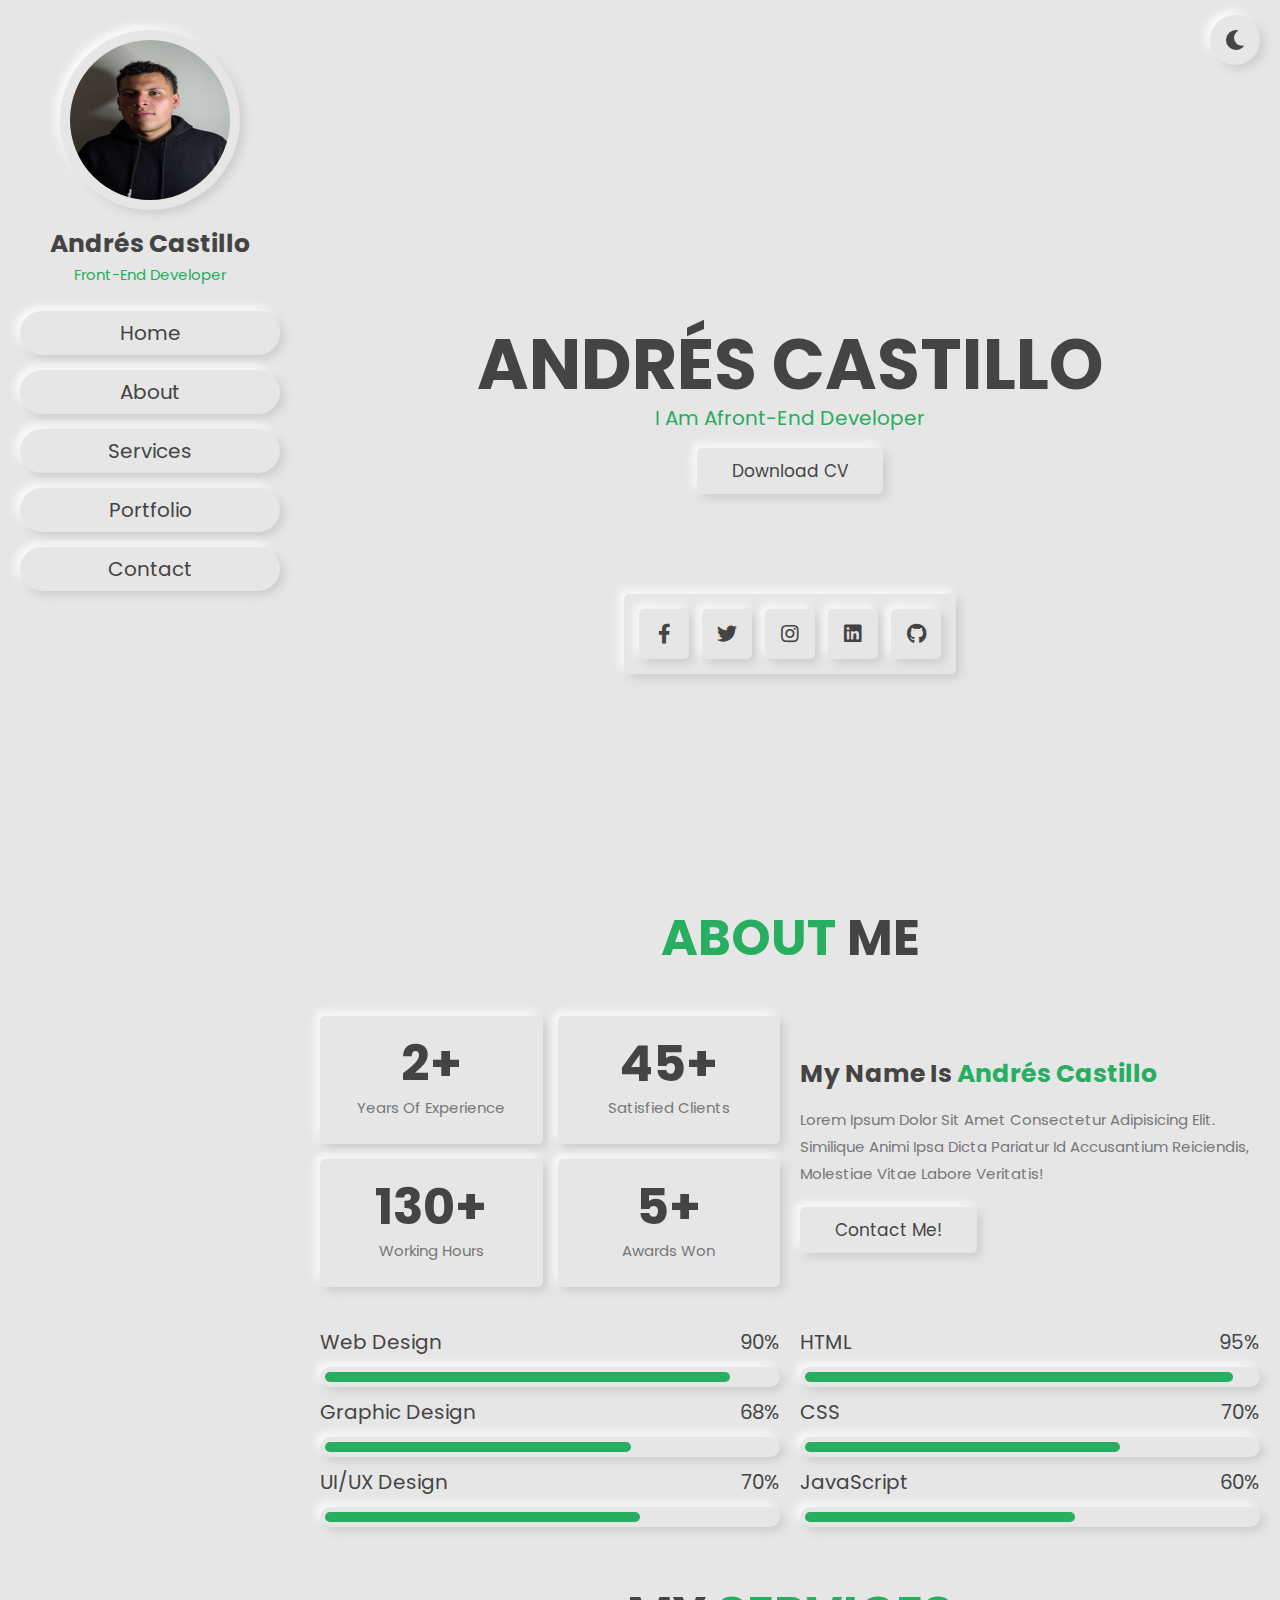
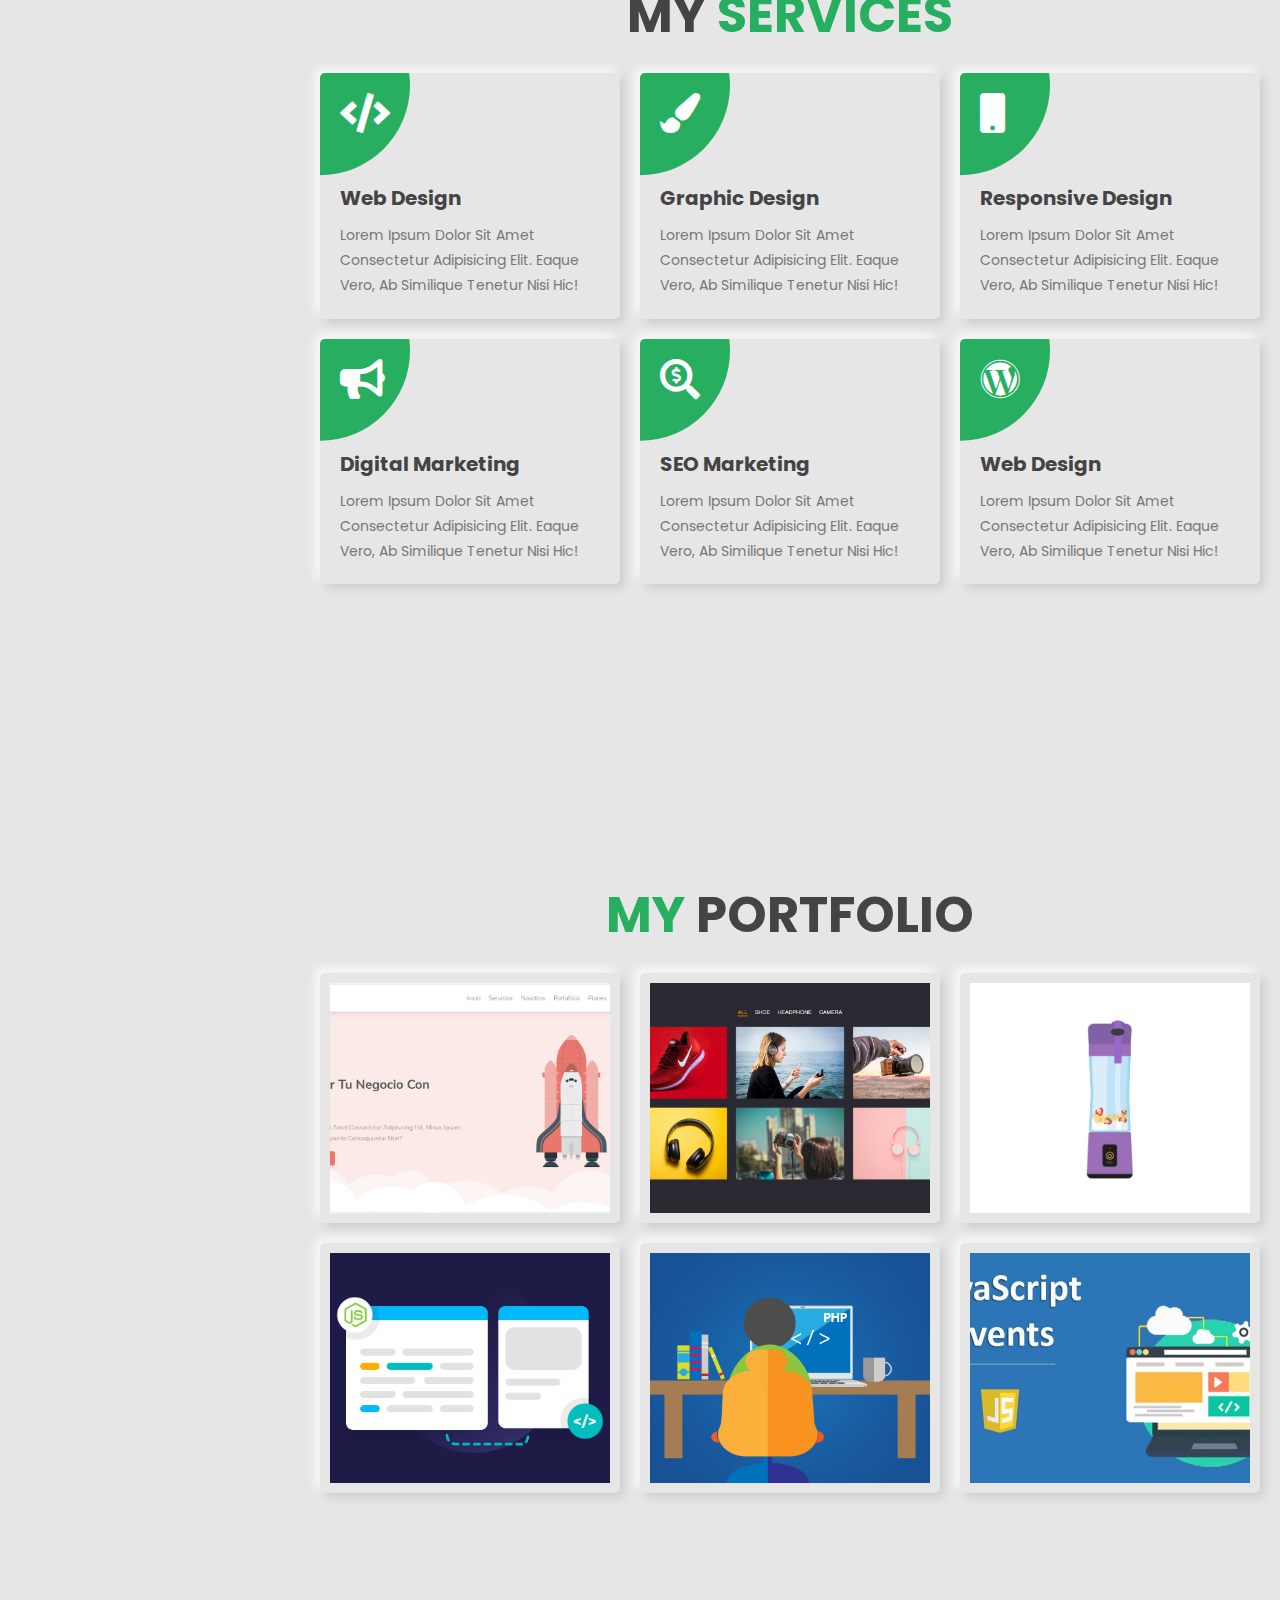
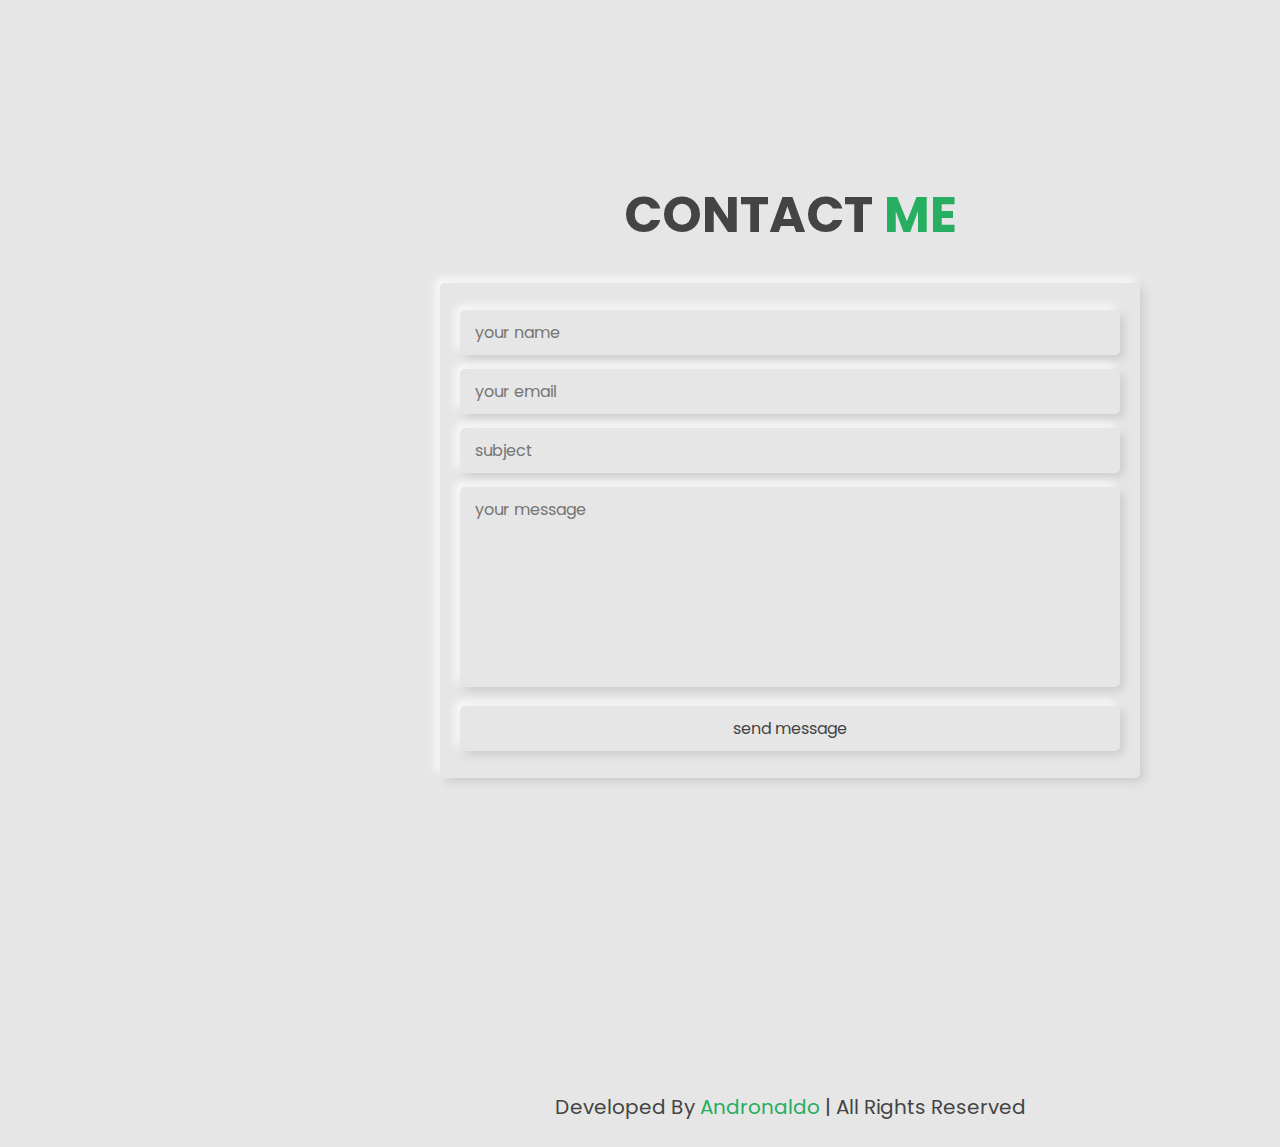
<file: index.html>
<!DOCTYPE html>
<html lang="en">

<head>
    <meta charset="UTF-8">
    <meta http-equiv="X-UA-Compatible" content="IE=edge">
    <meta name="viewport" content="width=device-width, initial-scale=1.0">
    <title>Responsive Personal Portfolio</title>
    <!--font awesome link-->
    <link rel="stylesheet" href="https://cdnjs.cloudflare.com/ajax/libs/font-awesome/5.15.4/css/all.min.css">
    <!--custom css-->
    <link rel="stylesheet" href="css/styles.css">

</head>

<body>

    <!-- header section starts -->

    <header class="header">

        <div id="" class="user">
            <img src="img/user-img.jpg" alt="">
            <h3>Andrés Castillo</h3>
            <p>Front-End Developer</p>
        </div>
        <nav class="navbar">
            <a href="#home">Home</a>
            <a href="#about">About</a>
            <a href="#services">Services</a>
            <a href="#portfolio">Portfolio</a>
            <a href="#contact">Contact</a>
        </nav>
    </header>
    <!-- header section ends -->

    <div id="menu-btn" class="fas fa-bars"></div>

    <!-- theme toggle  -->

    <div id="theme-toggler" class="fas fa-moon"></div>

    <!-- home section starts  -->

    <section id="home" class="home">
        <div class="content">
            <h3>Andrés Castillo</h3>
            <p>i am afront-end Developer</p>
            <a target="_blank" href="wa.link/zkw3ko" class="btn">Download CV</a>
        </div>

        <div class="share">
            <a href="#" class="fab fa-facebook-f"></a>
            <a href="#" class="fab fa-twitter"></a>
            <a target="_blank" href="instagram.com/andronaldo" class="fab fa-instagram"></a>
            <a target="_blank" href="linkedin.com/in/andrés-gerardo-castillo-91996421a" class="fab fa-linkedin"></a>
            <a target="_blank" href="github.com/andronaldo" class="fab fa-github"></a>
        </div>
    </section>

    <!-- home section ends  -->

    <!-- about section starts-->

    <sectiond class="about" id="about">
        <h1 class="heading"><span>about</span> me </h1>

        <div class="row">

            <div class="box-container">

                <div class="box">
                    <h3>2+</h3>
                    <p>years of experience</p>
                </div>

                <div class="box">
                    <h3>45+</h3>
                    <p>satisfied clients</p>
                </div>

                <div class="box">
                    <h3>130+</h3>
                    <p>working hours</p>
                </div>

                <div class="box">
                    <h3>5+</h3>
                    <p>awards won</p>
                </div>
            </div>

            <div class="content">
                <h3>my name is <span>Andrés Castillo</span></h3>
                <p>Lorem ipsum dolor sit amet consectetur adipisicing elit. Similique animi ipsa dicta pariatur id
                    accusantium reiciendis, molestiae vitae labore veritatis!</p>
                <a target="_blank" href="wa.link/zkw3ko" class="btn">Contact Me!</a>
            </div>
        </div>

        <div class="row">

            <div class="progress">
                <h3>web design <span>90%</span></h3>
                <div class="bar bar-1-1"><span></span></div>

                <h3>graphic design <span>68%</span></h3>
                <div class="bar bar-1-2"><span></span></div>

                <h3>UI/UX design <span>70%</span></h3>
                <div class="bar bar-1-3"><span></span></div>
            </div>

            <div class="progress">
                <h3>HTML <span>95%</span></h3>
                <div class="bar bar-2-1"><span></span></div>

                <h3>CSS <span>70%</span></h3>
                <div class="bar bar-2-2"><span></span></div>

                <h3>JavaScript <span>60%</span></h3>
                <div class="bar bar-2-3"><span></span></div>
            </div>
        </div>
        </div>

    </sectiond>

    <!-- about section ends-->

    <!-- services section starts -->
    <section class="services" id="services">

        <h1 class="heading">my <span>services</span></h1>

        <div class="box-container">


            <div class="box">
                <i class="fas fa-code"></i>
                <h3>web design</h3>
                <p>Lorem ipsum dolor sit amet consectetur adipisicing elit. Eaque vero, ab similique tenetur nisi hic!
                </p>
            </div>

            <div class="box">
                <i class="fas fa-paint-brush"></i>
                <h3>graphic design</h3>
                <p>Lorem ipsum dolor sit amet consectetur adipisicing elit. Eaque vero, ab similique tenetur nisi hic!
                </p>
            </div>

            <div class="box">
                <i class="fas fa-mobile"></i>
                <h3>responsive design</h3>
                <p>Lorem ipsum dolor sit amet consectetur adipisicing elit. Eaque vero, ab similique tenetur nisi hic!
                </p>
            </div>

            <div class="box">
                <i class="fas fa-bullhorn"></i>
                <h3>digital marketing</h3>
                <p>Lorem ipsum dolor sit amet consectetur adipisicing elit. Eaque vero, ab similique tenetur nisi hic!
                </p>
            </div>

            <div class="box">
                <i class="fas fa-search-dollar"></i>
                <h3>SEO marketing</h3>
                <p>Lorem ipsum dolor sit amet consectetur adipisicing elit. Eaque vero, ab similique tenetur nisi hic!
                </p>
            </div>

            <div class="box">
                <i class="fab fa-wordpress"></i>
                <h3>web design</h3>
                <p>Lorem ipsum dolor sit amet consectetur adipisicing elit. Eaque vero, ab similique tenetur nisi hic!
                </p>
            </div>

        </div>


    </section>
    <!-- services section ends -->


    <!-- portfolio section starts -->

    <section class="portfolio" id="portfolio">
        <h1 class="heading"><span>my</span> portfolio</h1>
        <div class="box-container">
            <div class="box">
                <img src="img/img-1.jpg" alt="">
                <div class="content">
                    <h3>Marketing Web SEO</h3>
                    <p><a target="_blank" href="https://andronaldo.github.io/marketingweb/">try Demo</a></p>
                </div>
            </div>

            <div class="box">
                <img src="img/img-2.jpg" alt="">
                <div class="content">
                    <h3>Project 02</h3>
                </div>
            </div>

            <div class="box">
                <img src="img/img-3.jpg" alt="">
                <div class="content">
                    <h3>Blender with JS</h3>
                    <p><a target="_blank" href="https://andronaldo.github.io/Blender-JS/">try Demo</a></p>
                </div>
            </div>

            <div class="box">
                <img src="img/img-4.png" alt="">
                <div class="content">
                    <h3>Project 04</h3>
                </div>
            </div>

            <div class="box">
                <img src="img/img-5.png" alt="">
                <div class="content">
                    <h3>Project 05</h3>
                </div>
            </div>

            <div class="box">
                <img src="img/img-6.jpg" alt="">
                <div class="content">
                    <h3>Project 06</h3>
                </div>
            </div>
        </div>


    </section>

    <!-- portfolio section ends -->

    
    <!-- contact section starts -->
    <section class="contact" id="contact">
        <h1 class="heading">Contact <span>me</span></h1>
        <form action="">
            <input type="text" placeholder="your name" class="box">
            <input type="email" placeholder="your email" class="box">
            <input type="text" placeholder="subject" class="box">
            <textarea name="" class="box" placeholder="your message" id="" cols="30" rows="10"></textarea>
            <input type="submit" value="send message" class="box">
        </form>
    </section>

    <!-- contact section ends -->

    <div class="credits">developed by <span>Andronaldo</span> | All rights reserved</div>





    <!-- custom js -->

    <script src="js/main.js"></script>
</body>

</html>
</file>
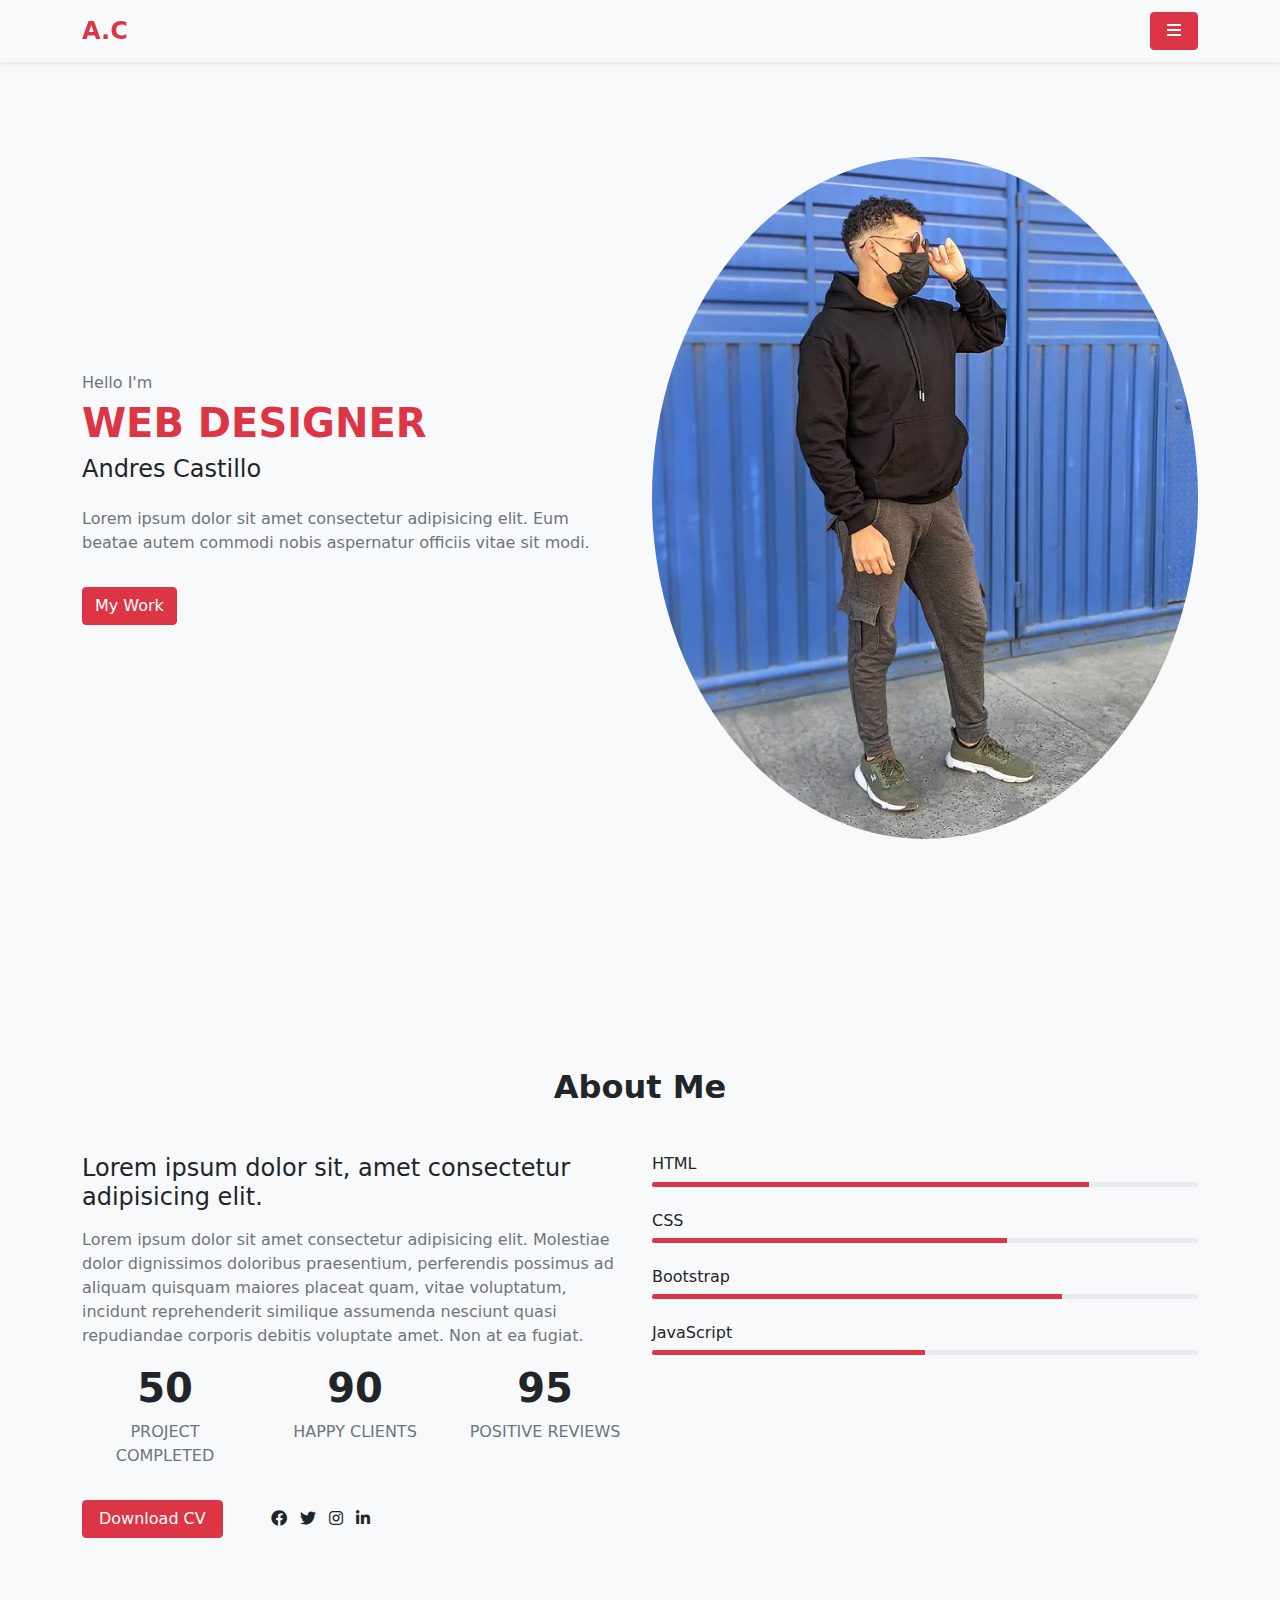
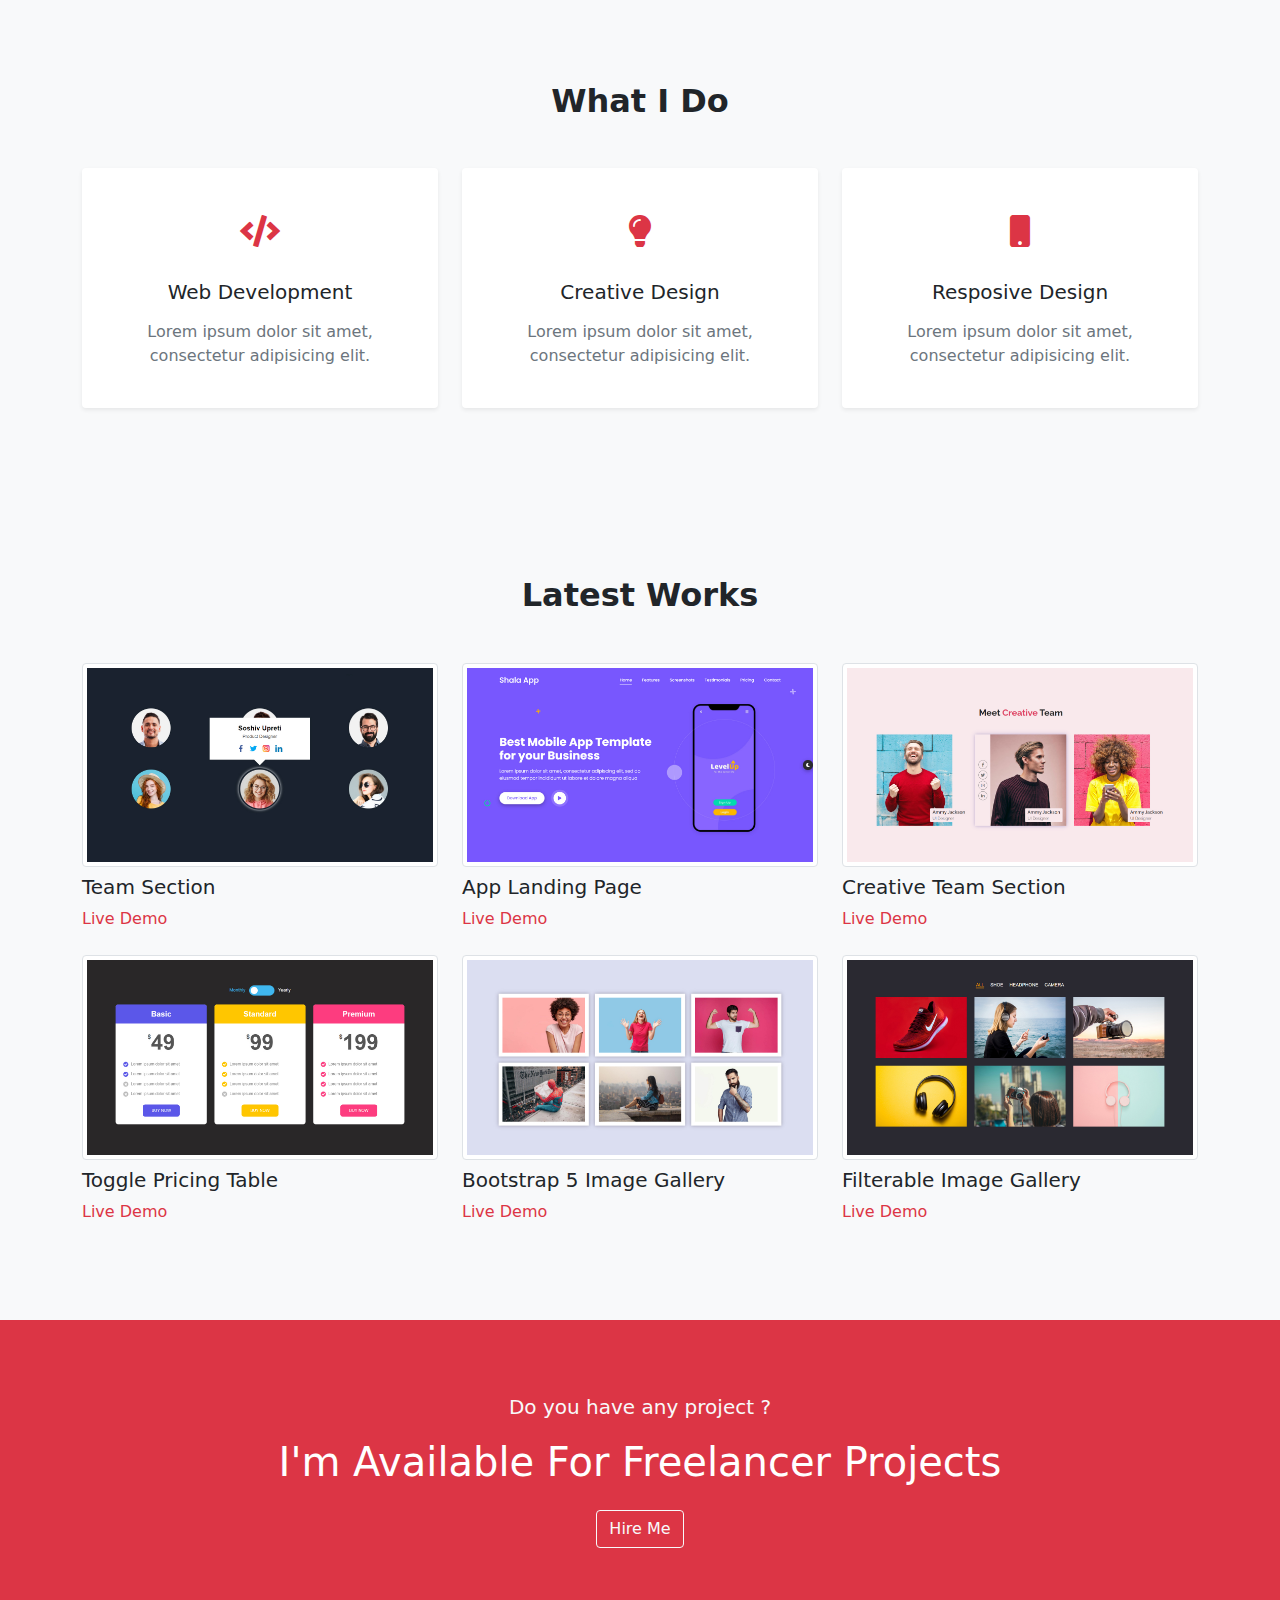
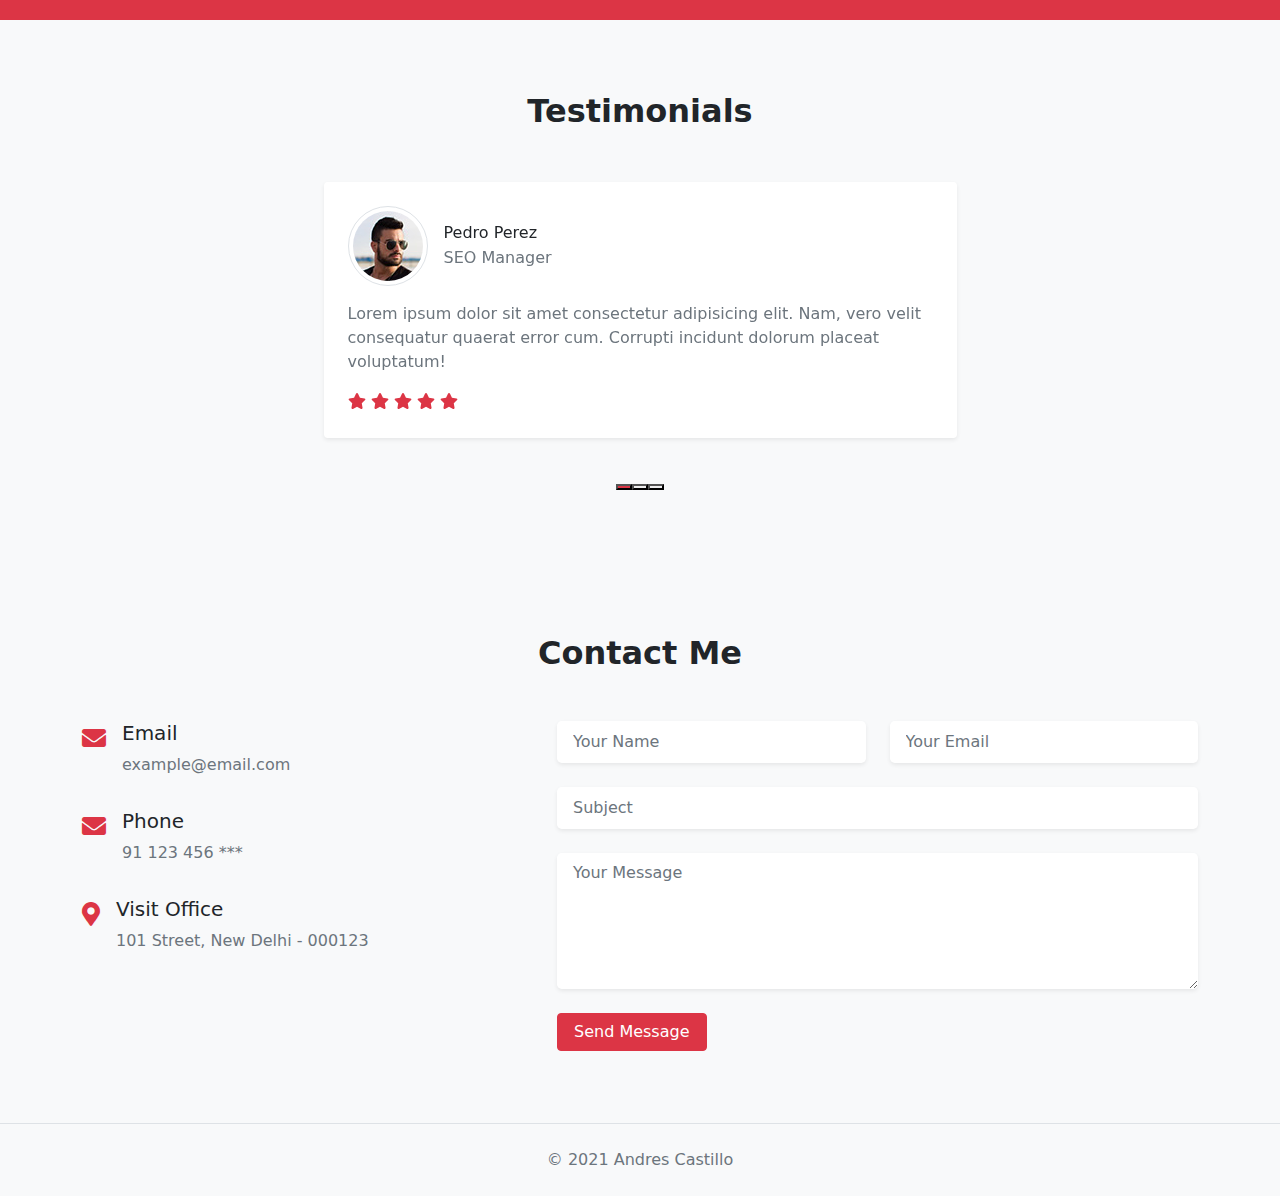
<file: MyPortfolio/index.html>
<!DOCTYPE html>
<html lang="en">

<head>
    <title>Personal Portfolio</title>
    <meta charset="uft-8">
    <meta http-equiv="X-UA-Compatible" content="IE=edge">
    <meta name="viewport" content="wodth=decive-width, initial-scale=1">
    <link rel="stylesheet" href="css/bootstrap.min.css">
    <link rel="stylesheet" href="css/font-awesome.min.css">
</head>

<body class="bg-light">

    <!--navbar start-->
    <nav class="navbar navbar-light fixed-top bg-light shadow-sm">
        <div class="container-lg">
            <a class="navbar-brand text-danger fw-bold fs-4" href="#">A.C</a>


            <div class="dropdown">
                <button class="btn btn-secondary btn-danger px-3" type="button" id="dropdownMenuButton1"
                    data-bs-toggle="dropdown" aria-expanded="false">
                    <i class="fas fa-bars"></i>
                </button>
                <ul class="dropdown-menu dropdown-menu-end" aria-labelledby="dropdownMenuButton1">
                    <li><a class="dropdown-item" href="#home">Home</a></li>
                    <li><a class="dropdown-item" href="#about">About</a></li>
                    <li><a class="dropdown-item" href="#services">Services</a></li>
                    <li><a class="dropdown-item" href="#portfolio">Portfolio</a></li>
                    <li><a class="dropdown-item" href="#testimonials">Testimonials</a></li>
                    <li><a class="dropdown-item" href="#contact">Contact</a></li>
                </ul>
            </div>
        </div>
    </nav>
    <!--navbar end-->

    <!--home section start-->
    <section class="home py-5" id="home">
        <div class="container-lg">

            <div class="row min-vh-100 align-items-center align-content-center">

                <div class="col-md-6 mt-5 mt-md-0">
                    <div class="home-img text-center">
                        <img src="img/profile.png" class="rounded-circle mw-100" alt="profile img">

                    </div>

                </div>

                <div class="col-md-6 mt-5 mt-md-0 order-md-first">
                    <div class="home-text">
                        <p class="text-muted mb-1">Hello I'm</p>
                        <h1 class="text-danger text-uppercase fs-1 fw-bold">Web Designer</h1>
                        <!--typed text start-->
                        <!-- Creo que hay que instalat jQuery 
                            para que funcione 
                            *ESTA PENDIENTE*
                        <div class="typed-text d-none">
                            Web designer, Web Developer

                        </div>
                        -->
                        <!--typed text end-->


                        <h2 class="fs-4">Andres Castillo</h2>
                        <p class="mt-4 text-muted">Lorem ipsum dolor sit amet consectetur adipisicing elit. Eum beatae
                            autem commodi nobis aspernatur officiis vitae sit modi.</p>
                        <a href="#portfolio" class="btn btn-danger px3 mt-3">My Work</a>

                    </div>

                </div>
            </div>
        </div>
    </section>


    <!--home section end-->

    <!--about section start-->

    <section class="about py-5" id="about">

        <div class="container-lg py-4">
            <div class="row justify-content-center">
                <div class="col-lg-8">
                    <div class="section-title text-center">
                        <h2 class="fw-bold mb-5">About Me</h2>
                    </div>
                </div>
            </div>

            <div class="row">
                <div class="col-md-6">
                    <div class="about-text">
                        <h3 class="fs-4 mb-3">Lorem ipsum dolor sit, amet consectetur adipisicing elit.</h3>
                        <p class="text-muted">Lorem ipsum dolor sit amet consectetur adipisicing elit. Molestiae dolor
                            dignissimos doloribus praesentium, perferendis possimus ad aliquam quisquam maiores placeat
                            quam, vitae voluptatum, incidunt reprehenderit similique assumenda nesciunt quasi
                            repudiandae corporis debitis voluptate amet. Non at ea fugiat.</p>

                        <div class="row text-center text-uppercase my-3">

                            <div class="col-sm-4">
                                <div class="fact-item">
                                    <h4 class="fs-1 fw-bold">50</h4>
                                    <p class="text-muted">Project Completed</p>
                                </div>
                            </div>
                            <div class="col-sm-4">
                                <div class="fact-item">
                                    <h4 class="fs-1 fw-bold">90</h4>
                                    <p class="text-muted">Happy Clients</p>
                                </div>
                            </div>
                            <div class="col-sm-4">
                                <div class="fact-item">
                                    <h4 class="fs-1 fw-bold">95</h4>
                                    <p class="text-muted">Positive Reviews</p>
                                </div>
                            </div>
                        </div>
                        <div class="row">
                            <div class="col-lg-12 d-flex align-items-center">
                                <a href="#" class="btn px-3 btn-danger me-5">Download CV</a>
                                <div class="social-links">
                                    <a href="#" class="text-dark me-2"><i class="fab fa-facebook"></i></a>
                                    <a href="#" class="text-dark me-2"><i class="fab fa-twitter"></i></a>
                                    <a href="#" class="text-dark me-2"><i class="fab fa-instagram"></i></a>
                                    <a href="#" class="text-dark me-2"><i class="fab fa-linkedin-in"></i></a>
                                </div>
                            </div>

                        </div>
                    </div>

                </div>

                <div class="col-md-6 mt-5 mt-md-0">

                    <div class="skill-item mb-4">
                        <h3 class="fs-6">HTML</h3>
                        <div class="progress" style="height: 5px;">
                            <div class="progress-bar bg-danger" role="progressbar" style="width: 80%;"
                                aria-valuenow="80" aria-valuemin="0" aria-valuemax="100"></div>
                        </div>
                    </div>

                    <div class="skill-item mb-4">
                        <h3 class="fs-6">CSS</h3>
                        <div class="progress" style="height: 5px;">
                            <div class="progress-bar bg-danger" role="progressbar" style="width: 65%;"
                                aria-valuenow="65" aria-valuemin="0" aria-valuemax="100"></div>
                        </div>
                    </div>

                    <div class="skill-item mb-4">
                        <h3 class="fs-6">Bootstrap</h3>
                        <div class="progress" style="height: 5px;">
                            <div class="progress-bar bg-danger" role="progressbar" style="width: 75%;"
                                aria-valuenow="75" aria-valuemin="0" aria-valuemax="100"></div>
                        </div>
                    </div>

                    <div class="skill-item mb-4">
                        <h3 class="fs-6">JavaScript</h3>
                        <div class="progress" style="height: 5px;">
                            <div class="progress-bar bg-danger" role="progressbar" style="width: 50%;"
                                aria-valuenow="50" aria-valuemin="0" aria-valuemax="100"></div>
                        </div>
                    </div>

                </div>
            </div>

        </div>
    </section>
    <!--about section end-->

    <!--service section start-->
    <section class="services py-5" id="services">
        <div class="container-lg py-4">
            <div class="row justify-content-center">
                <div class="col-lg-8">
                    <div class="section-title text-center">
                        <h2 class="fw-bold mb-5">What I Do</h2>
                    </div>
                </div>
            </div>

            <div class="row text-center">
                <div class="col-md-6 col-lg-4 mb-4">

                    <div class="service-item shadow-sm p-4 rounded bg-white">
                        <div class="icon my-3 text-danger fs-2"><i class="fa fa-code"></i></div>
                        <h3 class="fs-5 py-2">Web Development</h3>
                        <p class="text-muted">Lorem ipsum dolor sit amet, consectetur adipisicing elit.</p>
                    </div>
                </div>

                <div class="col-md-6 col-lg-4 mb-4">

                    <div class="service-item shadow-sm p-4 rounded bg-white">
                        <div class="icon my-3 text-danger fs-2"><i class="fa fa-lightbulb"></i></div>
                        <h3 class="fs-5 py-2">Creative Design</h3>
                        <p class="text-muted">Lorem ipsum dolor sit amet, consectetur adipisicing elit.</p>
                    </div>
                </div>

                <div class="col-md-6 col-lg-4 mb-4">

                    <div class="service-item shadow-sm p-4 rounded bg-white">
                        <div class="icon my-3 text-danger fs-2"><i class="fa fa-mobile
                        "></i></div>
                        <h3 class="fs-5 py-2">Resposive Design</h3>
                        <p class="text-muted">Lorem ipsum dolor sit amet, consectetur adipisicing elit.</p>
                    </div>
                </div>
            </div>

        </div>
    </section>

    <!--service section end-->

    <!--portfolio section start-->
    <section class="portfolio py-5" id="portfolio">
        <div class="container-lg py-4">

            <div class="row justify-content-center">
                <div class="col-lg-8">
                    <div class="section-title text-center">
                        <h2 class="fw-bold mb-5">Latest Works</h2>
                    </div>
                </div>
            </div>

            <div class="row">
                <div class="col-md-6 col-lg-4">
                    <div class="portfolio-item">
                        <img src="img/portfolio/1.jpg" class="w-100 img-thumbnail" alt="portfolio item">
                        <h3 class="text-capitalize fs-5 my-2">Team Section</h3>
                        <p class="mb-4"><a href="#" class="text-danger text-decoration-none">Live Demo</a></p>

                    </div>
                </div>

                <div class="col-md-6 col-lg-4">
                    <div class="portfolio-item">
                        <img src="img/portfolio/2.jpg" class="w-100 img-thumbnail" alt="portfolio item">
                        <h3 class="text-capitalize fs-5 my-2">App Landing Page</h3>
                        <p class="mb-4"><a href="#" class="text-danger text-decoration-none">Live Demo</a></p>

                    </div>
                </div>

                <div class="col-md-6 col-lg-4">
                    <div class="portfolio-item">
                        <img src="img/portfolio/3.jpg" class="w-100 img-thumbnail" alt="portfolio item">
                        <h3 class="text-capitalize fs-5 my-2">Creative Team Section</h3>
                        <p class="mb-4"><a href="#" class="text-danger text-decoration-none">Live Demo</a></p>

                    </div>
                </div>

                <div class="col-md-6 col-lg-4">
                    <div class="portfolio-item">
                        <img src="img/portfolio/4.jpg" class="w-100 img-thumbnail" alt="portfolio item">
                        <h3 class="text-capitalize fs-5 my-2">Toggle Pricing Table</h3>
                        <p class="mb-4"><a href="#" class="text-danger text-decoration-none">Live Demo</a></p>

                    </div>
                </div>

                <div class="col-md-6 col-lg-4">
                    <div class="portfolio-item">
                        <img src="img/portfolio/5.jpg" class="w-100 img-thumbnail" alt="portfolio item">
                        <h3 class="text-capitalize fs-5 my-2">Bootstrap 5 Image Gallery</h3>
                        <p class="mb-4"><a href="#" class="text-danger text-decoration-none">Live Demo</a></p>

                    </div>
                </div>

                <div class="col-md-6 col-lg-4">
                    <div class="portfolio-item">
                        <img src="img/portfolio/6.jpg" class="w-100 img-thumbnail" alt="portfolio item">
                        <h3 class="text-capitalize fs-5 my-2">Filterable image Gallery</h3>
                        <p class="mb-4"><a href="#" class="text-danger text-decoration-none">Live Demo</a></p>

                    </div>
                </div>
            </div>



        </div>
    </section>

    <!--portfolio section end-->
    <!--freelancer available section start-->
    <section class="freelancer-available py-5 bg-danger">

        <div class="container-lg py-4">
            <div class="row justify-content-center">
                <div class="col-lg-8 text-center">
                    <p class="text-light fs-5">Do you have any project ?</p>
                    <h2 class="fs-1 text-white mb-4">I'm Available For Freelancer Projects</h2>
                    <a href="#contact" class="btn btn-outline-light">Hire Me</a>

                </div>
            </div>
        </div>
    </section>
    <!--freelancer available section end-->

    <!--testimonials section start-->

    <section class="testimonials py-5" id="testimonials">
        <div class="container-lg py-4">
            <div class="row justify-content-center">
                <div class="col-lg-8">
                    <div class="section-title text-center">
                        <h2 class="fw-bold mb-5">Testimonials</h2>
                    </div>
                </div>
            </div>

            <div class="row justify-content-center">
                <div class="col-lg-8 col-xl-7">
                    <div id="carousel1" class="carousel slide" data-bs-ride="carousel">
                        <div class="carousel-indicators">
                            <button type="button" data-bs-target="#carousel1" data-bs-slide-to="0"
                                class="active bg-danger" aria-current="true" aria-label="Slide 1"></button>
                            <button type="button" data-bs-target="#carousel1" data-bs-slide-to="1"
                                aria-label="Slide 2"></button>
                            <button type="button" data-bs-target="#carousel1" data-bs-slide-to="2"
                                aria-label="Slide 3"></button>
                        </div>


                        <div class="carousel-inner p-1">
                            <!--testi item start-->
                            <div class="testi-item carousel-item active bg-white shadow-sm rounded p-4 mb-5">
                                <div class="testi-author-info d-flex align-items-center">
                                    <img src="img/testimonial/1.jpg" class="img-thumbnail rounded-circle"
                                        alt="author img">
                                    <div class="author ms-3">
                                        <h3 class="fs-6 mb-1">Pedro Perez</h3>
                                        <p class="text-muted m-0">SEO Manager </p>
                                    </div>
                                </div>
                                <p class="text-muted mt-3">Lorem ipsum dolor sit amet consectetur adipisicing elit.
                                    Nam,
                                    vero velit consequatur quaerat error cum. Corrupti incidunt dolorum placeat
                                    voluptatum!
                                </p>
                                <div class="rating text-danger">
                                    <i class="fas fa-star"></i>
                                    <i class="fas fa-star"></i>
                                    <i class="fas fa-star"></i>
                                    <i class="fas fa-star"></i>
                                    <i class="fas fa-star"></i>
                                </div>
                            </div>
                            <!--test item end-->

                            <!--testi item start-->
                            <div class="testi-item carousel-item bg-white shadow-sm rounded p-4 mb-5">
                                <div class="testi-author-info d-flex align-items-center">
                                    <img src="img/testimonial/2.jpg" class="img-thumbnail rounded-circle"
                                        alt="author img">
                                    <div class="author ms-3">
                                        <h3 class="fs-6 mb-1">Pedro Perez</h3>
                                        <p class="text-muted m-0">SEO Manager </p>
                                    </div>
                                </div>
                                <p class="text-muted mt-3">Lorem ipsum dolor sit amet consectetur adipisicing elit.
                                    Nam,
                                    vero velit consequatur quaerat error cum. Corrupti incidunt dolorum placeat
                                    voluptatum!
                                </p>
                                <div class="rating text-danger">
                                    <i class="fas fa-star"></i>
                                    <i class="fas fa-star"></i>
                                    <i class="fas fa-star"></i>
                                    <i class="fas fa-star"></i>
                                    <i class="fas fa-star"></i>
                                </div>
                            </div>
                            <!--test item end-->

                            <!--testi item start-->
                            <div class="testi-item carousel-item bg-white shadow-sm rounded p-4 mb-5">
                                <div class="testi-author-info d-flex align-items-center">
                                    <img src="img/testimonial/3.jpg" class="img-thumbnail rounded-circle"
                                        alt="author img">
                                    <div class="author ms-3">
                                        <h3 class="fs-6 mb-1">Pedro Perez</h3>
                                        <p class="text-muted m-0">SEO Manager </p>
                                    </div>
                                </div>
                                <p class="text-muted mt-3">Lorem ipsum dolor sit amet consectetur adipisicing elit.
                                    Nam,
                                    vero velit consequatur quaerat error cum. Corrupti incidunt dolorum placeat
                                    voluptatum!
                                </p>
                                <div class="rating text-danger">
                                    <i class="fas fa-star"></i>
                                    <i class="fas fa-star"></i>
                                    <i class="fas fa-star"></i>
                                    <i class="fas fa-star"></i>
                                    <i class="fas fa-star"></i>
                                </div>
                            </div>
                            <!--test item end-->
                        </div>
                    </div>
                </div>
            </div>

        </div>
    </section>
    <!--testimonials setion end-->

    <!--contact setion start-->

    <section class="contact py-5" id="contact">
        <div class="container-lg py-4">

            <div class="row justify-content-center">
                <div class="col-lg-8">
                    <div class="section-title text-center">
                        <h2 class="fw-bold mb-5">Contact Me</h2>
                    </div>
                </div>
            </div>

            <div class="row">
                <div class="col-md-5">
                    <div class="contact-item d-flex mb-3">
                        <div class="icon fs-4 text-danger">
                            <i class="fas fa-envelope"></i>

                        </div>
                        <div class="text ms-3">

                            <h3 class="fs-5">Email</h3>
                            <p class="text-muted">example@email.com</p>

                        </div>
                    </div>

                    <div class="contact-item d-flex mb-3">
                        <div class="icon fs-4 text-danger">
                            <i class="fas fa-envelope"></i>

                        </div>
                        <div class="text ms-3">

                            <h3 class="fs-5">Phone</h3>
                            <p class="text-muted">91 123 456 ***</p>

                        </div>
                    </div>

                    <div class="contact-item d-flex mb-3">
                        <div class="icon fs-4 text-danger">
                            <i class="fas fa-map-marker-alt"></i>

                        </div>
                        <div class="text ms-3">

                            <h3 class="fs-5">Visit Office</h3>
                            <p class="text-muted">101 Street, New Delhi - 000123</p>

                        </div>
                    </div>

                </div>

                <div class="col-md-7">
                    <div class="contact-form">
                        <form action="">
                            <div class="row">
                                <div class="col-lg-6 mb-4">
                                    <input type="text" placeholder="Your Name"
                                        class="form-control form-control-lg fs-6 border-0 shadow-sm">


                                </div>

                                <div class="col-lg-6 mb-4">
                                    <input type="text" placeholder="Your Email"
                                        class="form-control form-control-lg fs-6 border-0 shadow-sm">


                                </div>
                            </div>
                            <div class="row">
                                <div class="col-lg-12 mb-4">
                                    <input type="text" placeholder="Subject"
                                        class="form-control form-control-lg fs-6 border-0 shadow-sm">


                                </div>
                            </div>

                            <div class="row">
                                <div class="col-lg-12 mb-4">
                                    <textarea rows="5" placeholder="Your Message"
                                        class="form-control form-control-lg fs-6 border-0 shadow-sm"></textarea>


                                </div>
                            </div>

                            <div class="row">
                                <div class="col-lg-12">
                                    <button type="submit" class="btn btn-danger px-3">Send Message</button>
                                </div>
                            </div>
                        </form>
                    </div>

                </div>
            </div>


        </div>
    </section>

    <!--contact setion end-->

    <!--footer start-->
    <footer class="footer border-top py-4">
        <div class="container-lg">
            <div class="row">
                <div class="col-lg-12">
                    <p class="m-0 text-center text-muted">&copy; 2021 Andres Castillo</p>
                </div>
            </div>
        </div>
    </footer>


    <!--footer end-->



    <script src="js/main.js"></script>
    <script src="js/bootstrap.bundle.min.js"></script>
</body>

</html>
</file>
<file: css/styles.css>
@import url('https://fonts.googleapis.com/css2?family=Poppins:wght@100;200;300;400;500;600;700&display=swap');
:root{
    --green: #27ae60;
    --black: #444;
    --light-color: #777;
    --bg-color: #e6e6e6;
    --border: .1rem solid gba(0,0,0,.2);
    --box-shadow: .4rem .4rem 1rem #ccc,
                -.4rem -.4rem 1rem #fff;

    --box-shadow-inset: .4rem .4rem 1rem #ccc inset,
                 -.4rem -.4rem 1rem #fff inset;
}


*{
    font-family: 'Poppins', sans-serif;
    margin: 0; padding: 0;
    box-sizing: border-box;
    outline: none; border: none;
    text-decoration: none;
    text-transform: capitalize;
    transition: all .2s linear;
}

html{
    font-size: 62.5%;
    overflow-x: hidden;
    scroll-behavior: smooth;
}

body{
    background: var(--bg-color);
    padding-left: 30rem;
}

body.active{
    --black: #fff;
    --light-color: #ddd;
    --bg-color: #222;
    --border: .1rem solid gba(0,0,0,.4);
    --box-shadow: .4rem .4rem 1rem #111,
                -.4rem -.4rem 1rem #333;

    --box-shadow-inset: .4rem .4rem 1rem #111 inset,
                 -.4rem -.4rem 1rem #333 inset;

}

section{
    min-height: 100vh;
    padding: 2rem;
}

.btn{
    margin-top: 1rem;
    display: inline-block;
    padding: 1rem 3.5rem;
    border-radius: .5rem;
    font-size: 1.7rem;
    cursor: pointer;
    background: none;
    color: var(--black);
    box-shadow: var(--box-shadow);
}

.btn:hover{
    box-shadow: var(--box-shadow-inset);
    color: var(--green);
}

.heading{
    text-align: center;
    font-size: 5rem;
    color: var(--black);
    text-transform: uppercase;
    padding-bottom: 2rem;
}

.heading span{
    color: var(--green);
    text-transform: uppercase;
}

.header{
    position: fixed;
    top: 0; left: 0;
    z-index: 999;
    background: var(--bg-color);
    width: 30rem;
    border-right: var(--border);
    height: 100%;
    padding: 2rem;
    text-align: center;
}

.header .user img{
    margin: 1rem 0;
    border: 1rem solid transparent;
    border-radius: 50%;
    height: 18rem;
    width: 18rem;
    box-shadow: var(--box-shadow);
}

.header .user h3{
    color: var(--black);
    font-size: 2.5rem;
}

.header .user p{
    color: var(--green);
    font-size: 1.5rem;
}

.header .navbar{
    padding-top: 1rem;
}

.header .navbar a{
    display: block;
    margin: 1.5rem 0;
    padding: .7rem;
    border-radius: 5rem;
    font-size: 2rem;
    box-shadow: var(--box-shadow);
    color: var(--black);
}

.header .navbar a:hover{
    box-shadow: var(--box-shadow-inset);
}

#menu-btn{
    position: fixed;
    top: 1.5rem; left: 2rem;
    z-index: 1000;
    height: 5rem;
    width: 5rem;
    line-height: 5rem;
    border-radius: 50%;
    font-size: 2rem;
    cursor: pointer;
    box-shadow: var(--box-shadow);
    text-align: center;
    color: var(--black);
    background: var(--bg-color);
    display: none;
}

#menu-btn:hover{
    color: var(--green);
    box-shadow: var(--box-shadow-inset);
}

#theme-toggler{
    position: fixed;
    top: 1.5rem; right: 2rem;
    z-index: 1000;
    height: 5rem;
    width: 5rem;
    line-height: 5rem;
    border-radius: 50%;
    font-size: 2rem;
    cursor: pointer;
    box-shadow: var(--box-shadow);
    text-align: center;
    color: var(--black);
    background: var(--bg-color);
}

#theme-toggler:hover{
    color: var(--green);
    box-shadow: var(--box-shadow-inset);
}

.home{
    display: flex;
    flex-flow: column;
    align-items: center;
    justify-content: center;
    text-align: center;
}

.home .content h3{
    font-size: 7rem;
    color: var(--black);
    line-height: 1.1;
    text-transform: uppercase;
}


.home .content p{
    font-size: 2rem;
    color: var(--green);
    padding-bottom: .5rem;
}

.home .share{
    position: relative;
    top: 10rem;
    border-radius: .5rem;
    box-shadow: var(--box-shadow);
    padding: 1rem;
}

.home .share a{
    height: 5rem;
    width: 5rem;
    line-height: 5rem;
    box-shadow: var(--box-shadow);
    margin: .5rem;
    font-size: 2rem;
    color: var(--black);
    border-radius: .5rem;
}

.home .share a:hover{
    box-shadow: var(--box-shadow-inset);
    color: var(--green);
}

.about .row{
    display: flex;
    align-items: center;
    flex-wrap: wrap-reverse;
    gap: 2rem;
    margin: auto;
    padding: 2rem;
}

.about .row .box-container{
    flex: 1 1 40rem;
    display: flex;
    gap: 1.5rem;
    flex-wrap: wrap;
}

.about .row .box-container .box{
    flex: 1 1 18rem;
    text-align: center;
    padding: 2rem;
    border-radius: .5rem;
    box-shadow: var(--box-shadow);
}

.about .row .box-container .box h3{
    font-size: 5rem;
    color: var(--black);
    line-height: 1.1;
}

.about .row .box-container .box p{
    font-size: 1.5rem;
    color: var(--light-color);
    padding: .5rem 0;
}

.about .row .content{
    flex: 1 1 40rem;
}

.about .row .content h3{
    font-size: 2.5rem;
    color: var(--black);
    line-height: 1.8;
}

.about .row .content h3 span{
    color: var(--green);
}
.about .row .content p{
    font-size: 1.5rem;
    color: var(--light-color);
    line-height: 1.8;
    padding: 1rem 0;
}

.about .row:nth-child(3){

    padding-top: 2rem;
}
.about .row .progress{
    flex: 1 1 40rem;
}


.about .row .progress h3{
    color: var(--black);
    font-weight: normal;
    font-size: 2rem;
    display: flex;
    align-items: center;
    justify-content: space-between;
}

.about .row .progress .bar{
    box-shadow: var(--box-shadow);
    border-radius: 5rem;
    height: 2rem;
    padding: .5rem;
    margin: 1rem 0;
}

.about .row .progress .bar span{
    display: block;
    height: 100%;
    background: var(--green);
    border-radius: 5rem;
}

.about .row .progress .bar-1-1 span{
    width: 90%;
}

.about .row .progress .bar-1-2 span{
    width: 68%;
}

.about .row .progress .bar-1-3 span{
    width: 70%;
}

.about .row .progress .bar-2-1 span{
    width: 95%;
}

.about .row .progress .bar-2-2 span{
    width: 70%;
}

.about .row .progress .bar-2-3 span{
    width: 60%;
}

.services .box-container{
    display: grid;
    grid-template-columns: repeat(auto-fit, minmax(27rem, 1fr));
    gap: 2rem;
}

.services .box-container .box{
    padding: 2rem;
    border-radius: .5rem;
    box-shadow: var(--box-shadow);
    position: relative;
    z-index: 0;
    overflow: hidden;
}

.services .box-container .box i{
    font-size: 4rem;
    padding-bottom: 5rem;
    color: #fff;
}

.services .box-container .box h3{
    font-size: 2rem;
    padding-bottom: 1rem;
    color: var(--black);
}

.services .box-container .box p{
    font-size: 1.4rem;
    line-height: 1.8;
    color: var(--light-color);
}

.services .box-container .box:before{
    content: '';
    position: absolute;
    top: 0; left: 0;
    height: 100%;
    width: 100%;
    background: var(--green);
    z-index: -1;
    clip-path: circle(9rem at 0% 5%);
    transition: .3s linear;
}

.services .box-container .box:hover::before{
    clip-path: circle(100%);
}

.services .box-container .box:hover > *{
    color: #fff;
}

.portfolio .box-container{ 
    display: grid;
    grid-template-columns: repeat(auto-fit, minmax(27rem, 1fr));
    gap: 2rem;
}

.portfolio .box-container .box{
    height: 25rem;
    border-radius: .5rem;
    overflow: hidden;
    box-shadow: var(--box-shadow);
    position: relative;
    border: 1rem solid transparent;
}

.portfolio .box-container .box img{
    width: 100%;
    height: 100%;
    object-fit: cover;
}

.portfolio .box-container .box .content{
    position: absolute;
    top: 0; left: 0;
    height: 100%;
    width: 100%;
    background: var(--bg-color);
    display: grid;
    place-items: center;
    transform: scale(0);
}

.portfolio .box-container .box:hover .content{
    transform: scale(1);
}

.portfolio .box-container .box .content h3{
    font-size: 2rem;
    color: var(--black);
    text-transform: uppercase;
    transform: translateY(-5rem);
    opacity: 0;
    transition-delay: .3s;
}

.portfolio .box-container .box .content p a{
    text-decoration: none;
    transform: translateY(5rem);
    font-size: 1.4rem;
    color: var(--light-color);
    transition-delay: .4s;
}

.portfolio .box-container .box:hover .content p a{
    transform: translatey(0rem);
    opacity: 1;

}


.portfolio .box-container .box:hover .content h3{
    transform: translateY(0rem);
    opacity: 1;
}

.contact form{
    margin: 1rem auto;
    max-width: 70rem;
    border-radius: .5rem;
    box-shadow: var(--box-shadow);
    padding: 2rem;
}

.contact form .box{
    padding: 1rem 1.5rem;
    width: 100%;
    background: none;
    color: var(--black);
    font-size: 1.6rem;
    text-transform: none;
    margin: .7rem 0;
    box-shadow: var(--box-shadow);
    border-radius: .5rem;
}

.contact form textarea{
    height: 20rem;
    resize: none;
}

.contact form .box:focus{
    box-shadow: var(--box-shadow-inset);
}

.credits{
    font-size: 2rem;
    text-align: center;
    padding: 2.5rem 1rem;
    margin-top: 1rem;
    border-top: var(--border);
    color: var(--black);
}

.credits span{
    color: var(--green);
}
































/* media queries */
@media(max-width:991px){

    html{
        font-size: 55%;
    }

    body{
        padding-left:0;
    }

    #menu-btn{
        display: initial;
    }

    .header{
        left: -110%;
    }

    .header.active{
        left: 0%;
        transition: .4s linear;
    }


}


@media(max-width:450px){

    html{
        font-size: 50%;
    }

    .header{
        width: 100%;
        border-right: 0;
    }
}
</file>
